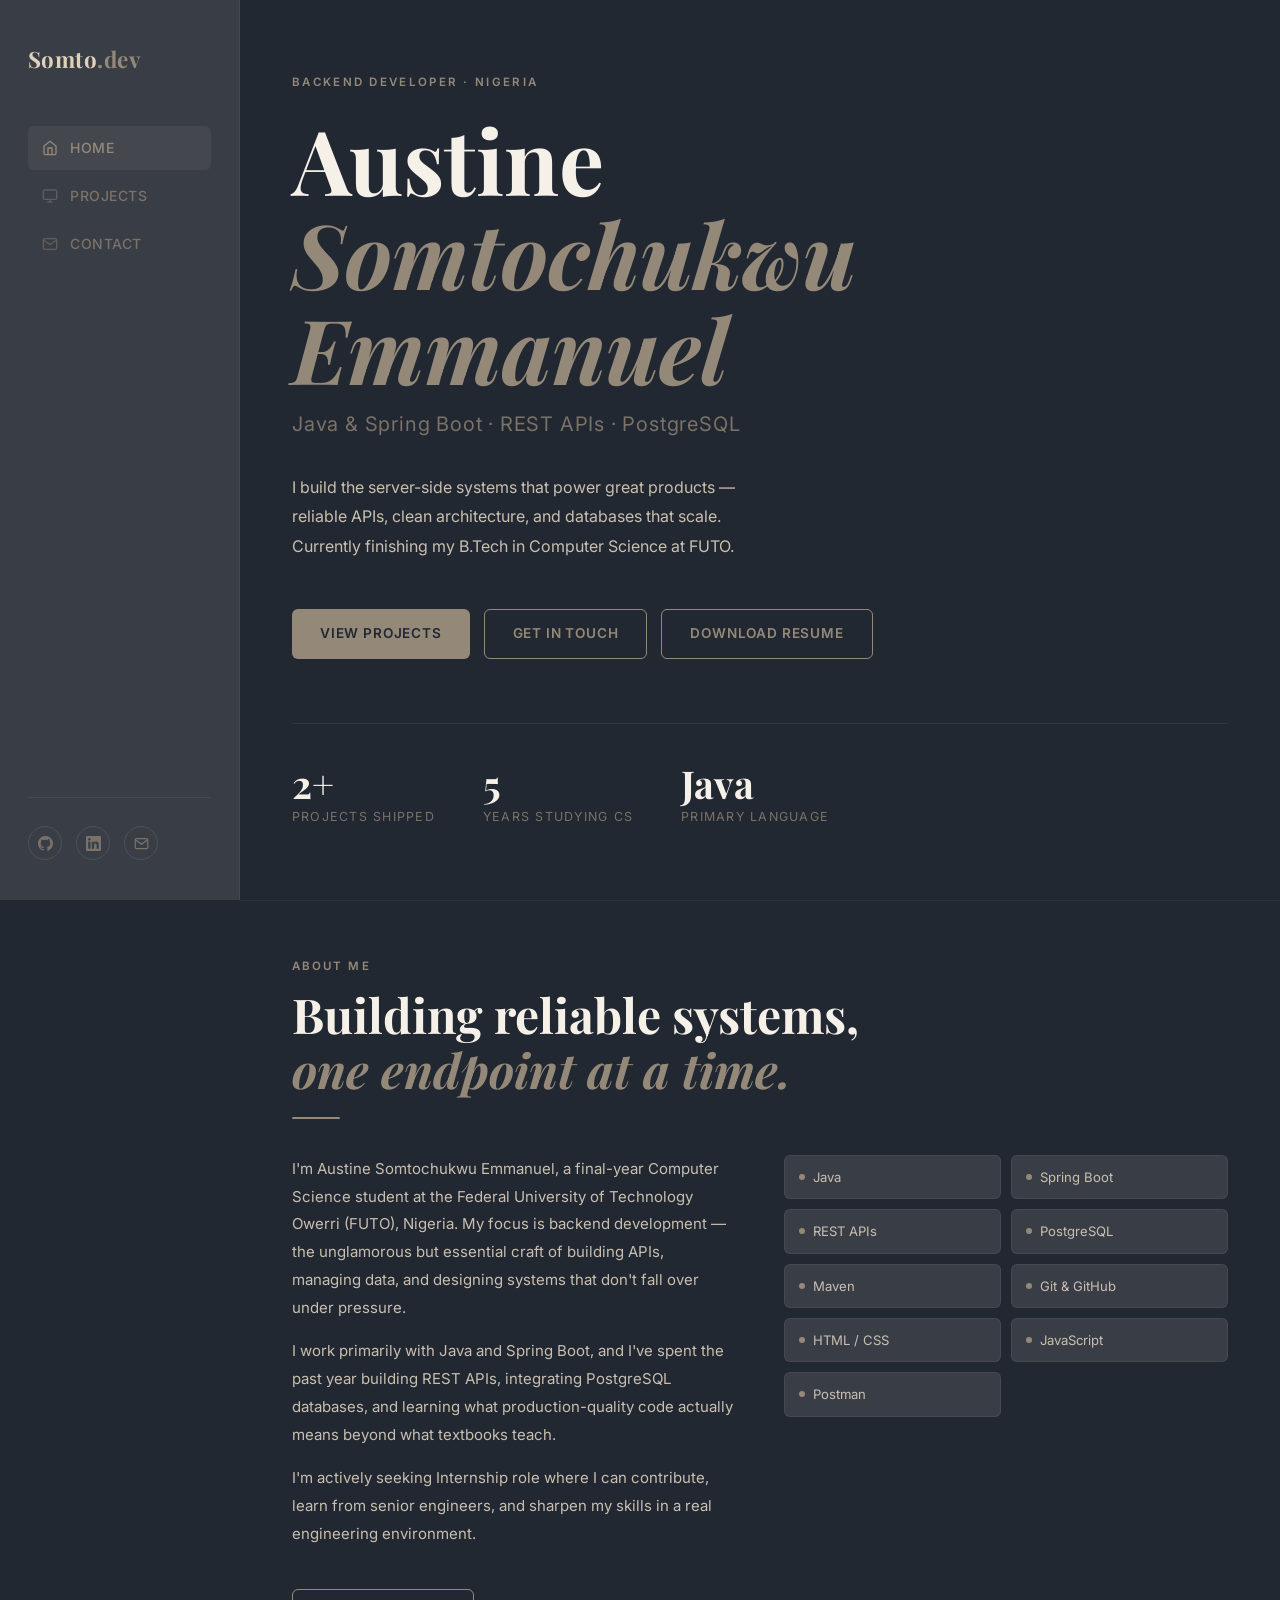
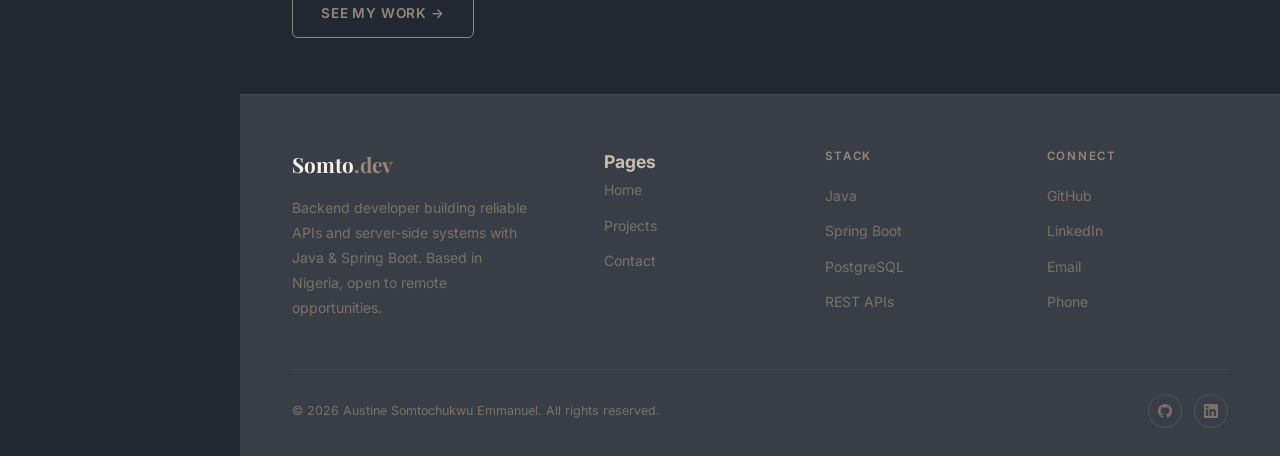
<file: index.html>
<!DOCTYPE html>
<html lang="en">
<head>
  <meta charset="UTF-8" />
  <meta name="viewport" content="width=device-width, initial-scale=1.0"/>
  <title>Austine Somtochukwu Emmanuel — Backend Developer</title>
  <link rel="preconnect" href="https://fonts.googleapis.com"/>
  <link rel="preconnect" href="https://fonts.gstatic.com" crossorigin/>
  <link href="https://fonts.googleapis.com/css2?family=Inter:wght@400;500;600&family=Playfair+Display:ital,wght@0,700;1,700&display=swap" rel="stylesheet"/>
  <link rel="stylesheet" href="css/style.css"/>
</head>
<body>

  <!-- HAMBURGER -->
  <button class="hamburger" id="hamburger" aria-label="Toggle menu">
    <span></span><span></span><span></span>
  </button>
  <div class="overlay" id="overlay"></div>

  <!-- SIDEBAR -->
  <aside class="sidebar" id="sidebar">
    <div class="sidebar-logo">
      <a href="index.html">Somto<span>.dev</span></a>
    </div>

    <nav class="sidebar-nav">
      <a href="index.html">
        <svg class="nav-icon" viewBox="0 0 24 24" fill="none" stroke="currentColor" stroke-width="2"><path d="M3 9l9-7 9 7v11a2 2 0 01-2 2H5a2 2 0 01-2-2z"/><polyline points="9 22 9 12 15 12 15 22"/></svg>
        Home
      </a>
      <a href="projects.html">
        <svg class="nav-icon" viewBox="0 0 24 24" fill="none" stroke="currentColor" stroke-width="2"><rect x="2" y="3" width="20" height="14" rx="2"/><line x1="8" y1="21" x2="16" y2="21"/><line x1="12" y1="17" x2="12" y2="21"/></svg>
        Projects
      </a>
      
      <a href="contact.html">
        <svg class="nav-icon" viewBox="0 0 24 24" fill="none" stroke="currentColor" stroke-width="2"><path d="M4 4h16c1.1 0 2 .9 2 2v12c0 1.1-.9 2-2 2H4c-1.1 0-2-.9-2-2V6c0-1.1.9-2 2-2z"/><polyline points="22,6 12,13 2,6"/></svg>
        Contact
      </a>
    </nav>

    <div class="sidebar-footer">
      <a href="https://github.com/sxmto25" class="social-icon" target="_blank" aria-label="GitHub">
        <svg width="15" height="15" viewBox="0 0 24 24" fill="currentColor"><path d="M12 0C5.37 0 0 5.37 0 12c0 5.3 3.44 9.8 8.2 11.38.6.11.82-.26.82-.58v-2.03c-3.34.73-4.04-1.61-4.04-1.61-.54-1.38-1.33-1.74-1.33-1.74-1.09-.74.08-.73.08-.73 1.2.08 1.84 1.24 1.84 1.24 1.07 1.83 2.8 1.3 3.48 1 .11-.78.42-1.3.76-1.6-2.67-.3-5.47-1.33-5.47-5.93 0-1.31.47-2.38 1.24-3.22-.13-.3-.54-1.52.12-3.17 0 0 1.01-.32 3.3 1.23a11.5 11.5 0 013-.4c1.02.005 2.04.14 3 .4 2.28-1.55 3.29-1.23 3.29-1.23.66 1.65.25 2.87.12 3.17.77.84 1.24 1.91 1.24 3.22 0 4.61-2.81 5.63-5.48 5.92.43.37.81 1.1.81 2.22v3.29c0 .32.22.7.83.58C20.57 21.8 24 17.3 24 12c0-6.63-5.37-12-12-12z"/></svg>
      </a>
      <a href="https://linkedin.com/in/austine-somto-814176402" class="social-icon" target="_blank" aria-label="LinkedIn">
        <svg width="15" height="15" viewBox="0 0 24 24" fill="currentColor"><path d="M20.45 20.45h-3.55v-5.57c0-1.33-.03-3.04-1.85-3.04-1.85 0-2.14 1.45-2.14 2.94v5.67H9.36V9h3.41v1.56h.05c.47-.9 1.63-1.85 3.36-1.85 3.59 0 4.25 2.36 4.25 5.43v6.31zM5.34 7.43a2.06 2.06 0 110-4.12 2.06 2.06 0 010 4.12zM7.12 20.45H3.56V9h3.56v11.45zM22.22 0H1.77C.79 0 0 .77 0 1.73v20.54C0 23.23.79 24 1.77 24h20.45c.98 0 1.78-.77 1.78-1.73V1.73C24 .77 23.2 0 22.22 0z"/></svg>
      </a>
      <a href="mailto:austinesomto@gmail.com" class="social-icon" aria-label="Email">
        <svg width="15" height="15" viewBox="0 0 24 24" fill="none" stroke="currentColor" stroke-width="2"><path d="M4 4h16c1.1 0 2 .9 2 2v12c0 1.1-.9 2-2 2H4c-1.1 0-2-.9-2-2V6c0-1.1.9-2 2-2z"/><polyline points="22,6 12,13 2,6"/></svg>
      </a>
    </div>
  </aside>

  <!-- MAIN -->
  <main class="main">

    <!-- HERO -->
    <section class="hero">
      <p class="hero-eyebrow fade-in">Backend Developer · Nigeria</p>
      <h1 class="hero-name fade-in fade-in-delay-1">
        Austine
        <span>Somtochukwu</span>
        <span>Emmanuel</span>
      </h1>
      <p class="hero-role fade-in fade-in-delay-2">Java &amp; Spring Boot · REST APIs · PostgreSQL</p>
      <p class="hero-desc fade-in fade-in-delay-3">
        I build the server-side systems that power great products — reliable APIs, clean architecture, and databases that scale. Currently finishing my B.Tech in Computer Science at FUTO.
      </p>
      <div class="hero-actions fade-in fade-in-delay-4">
        <a href="projects.html" class="btn btn-primary">View Projects</a>
        <a href="contact.html" class="btn btn-outline">Get In Touch</a>
        <a href="assets/resume.pdf" target="_blank" class="btn btn-outline">Download Resume</a>
      </div>

      <div class="hero-stats fade-in fade-in-delay-4">
        <div>
          <div class="stat-num">2+</div>
          <div class="stat-label">Projects Shipped</div>
        </div>
        <div>
          <div class="stat-num">5</div>
          <div class="stat-label">Years Studying CS</div>
        </div>
        <div>
          <div class="stat-num">Java</div>
          <div class="stat-label">Primary Language</div>
        </div>
      </div>
    </section>

    <!-- ABOUT SNAPSHOT -->
    <section class="about-snap">
      <p class="section-label fade-in">About Me</p>
      <h2 class="section-title fade-in">Building reliable systems,<br><em>one endpoint at a time.</em></h2>
      <div class="divider fade-in"></div>

      <div class="about-snap-grid">
        <div class="about-snap-text fade-in">
          <p>I'm Austine Somtochukwu Emmanuel, a final-year Computer Science student at the Federal University of Technology Owerri (FUTO), Nigeria. My focus is backend development — the unglamorous but essential craft of building APIs, managing data, and designing systems that don't fall over under pressure.</p>
          <p>I work primarily with Java and Spring Boot, and I've spent the past year building REST APIs, integrating PostgreSQL databases, and learning what production-quality code actually means beyond what textbooks teach.</p>
          <p>I'm actively seeking Internship role where I can contribute, learn from senior engineers, and sharpen my skills in a real engineering environment.</p>
          <br/>
          <a href="projects.html" class="btn btn-outline">See My Work →</a>
        </div>

        <div class="skills-grid fade-in fade-in-delay-2">
          <div class="skill-pill"><span class="skill-dot"></span> Java</div>
          <div class="skill-pill"><span class="skill-dot"></span> Spring Boot</div>
          <div class="skill-pill"><span class="skill-dot"></span> REST APIs</div>
          <div class="skill-pill"><span class="skill-dot"></span> PostgreSQL</div>
          <div class="skill-pill"><span class="skill-dot"></span> Maven</div>
          <div class="skill-pill"><span class="skill-dot"></span> Git & GitHub</div>
          <div class="skill-pill"><span class="skill-dot"></span> HTML / CSS</div>
          <div class="skill-pill"><span class="skill-dot"></span> JavaScript</div>
          <div class="skill-pill"><span class="skill-dot"></span> Postman</div>
      </div>
    </section>

    <!-- FOOTER -->
    <footer class="footer">
      <div class="footer-grid">
        <div class="footer-brand"> 
          <a href="index.html" style="font-family: var(--font-display); font-size:1.3rem; color: var(--white); font-weight:700;">Somto<span style="color:var(--accent)">.dev</span></a>
          <p>Backend developer building reliable APIs and server-side systems with Java & Spring Boot. Based in Nigeria, open to remote opportunities.</p>
        </div>
        <div class="footer-col">
          <h3>Pages</h3>
          <ul>
            <li><a href="index.html">Home</a></li>
            <li><a href="projects.html">Projects</a></li>
            <li><a href="contact.html">Contact</a></li>
          </ul>
        </div>
        <div class="footer-col">
          <h4>Stack</h4>
          <ul>
            <li><a href="#">Java</a></li>
            <li><a href="#">Spring Boot</a></li>
            <li><a href="#">PostgreSQL</a></li>
            <li><a href="#">REST APIs</a></li>
          </ul>
        </div>
        <div class="footer-col">
          <h4>Connect</h4>
          <ul>
            <li><a href="https://github.com/sxmto25" target="_blank">GitHub</a></li>
            <li><a href="https://linkedin.com/in/austine-somto-814176402" target="_blank">LinkedIn</a></li>
            <li><a href="mailto:austinesomto@gmail.com">Email</a></li>
            <li><a href="tel:09064465696">Phone</a></li>
          </ul>
        </div>
      </div>
      <div class="footer-bottom">
        <span>© 2026 Austine Somtochukwu Emmanuel. All rights reserved.</span>
        <div class="footer-socials">
          <a href="https://github.com/sxmto25" class="social-icon" target="_blank">
            <svg width="14" height="14" viewBox="0 0 24 24" fill="currentColor"><path d="M12 0C5.37 0 0 5.37 0 12c0 5.3 3.44 9.8 8.2 11.38.6.11.82-.26.82-.58v-2.03c-3.34.73-4.04-1.61-4.04-1.61-.54-1.38-1.33-1.74-1.33-1.74-1.09-.74.08-.73.08-.73 1.2.08 1.84 1.24 1.84 1.24 1.07 1.83 2.8 1.3 3.48 1 .11-.78.42-1.3.76-1.6-2.67-.3-5.47-1.33-5.47-5.93 0-1.31.47-2.38 1.24-3.22-.13-.3-.54-1.52.12-3.17 0 0 1.01-.32 3.3 1.23a11.5 11.5 0 013-.4c1.02.005 2.04.14 3 .4 2.28-1.55 3.29-1.23 3.29-1.23.66 1.65.25 2.87.12 3.17.77.84 1.24 1.91 1.24 3.22 0 4.61-2.81 5.63-5.48 5.92.43.37.81 1.1.81 2.22v3.29c0 .32.22.7.83.58C20.57 21.8 24 17.3 24 12c0-6.63-5.37-12-12-12z"/></svg>
          </a>
          <a href="https://linkedin.com/in/austine-somto-814176402" class="social-icon" target="_blank">
            <svg width="14" height="14" viewBox="0 0 24 24" fill="currentColor"><path d="M20.45 20.45h-3.55v-5.57c0-1.33-.03-3.04-1.85-3.04-1.85 0-2.14 1.45-2.14 2.94v5.67H9.36V9h3.41v1.56h.05c.47-.9 1.63-1.85 3.36-1.85 3.59 0 4.25 2.36 4.25 5.43v6.31zM5.34 7.43a2.06 2.06 0 110-4.12 2.06 2.06 0 010 4.12zM7.12 20.45H3.56V9h3.56v11.45zM22.22 0H1.77C.79 0 0 .77 0 1.73v20.54C0 23.23.79 24 1.77 24h20.45c.98 0 1.78-.77 1.78-1.73V1.73C24 .77 23.2 0 22.22 0z"/></svg>
          </a>
        </div>
      </div>
    </footer>

  </main>

  <!-- BACK TO TOP -->
  <button class="back-top" id="back-top" aria-label="Back to top">↑</button>

  <script src="js/main.js"></script>
</body>
</html>
</file>
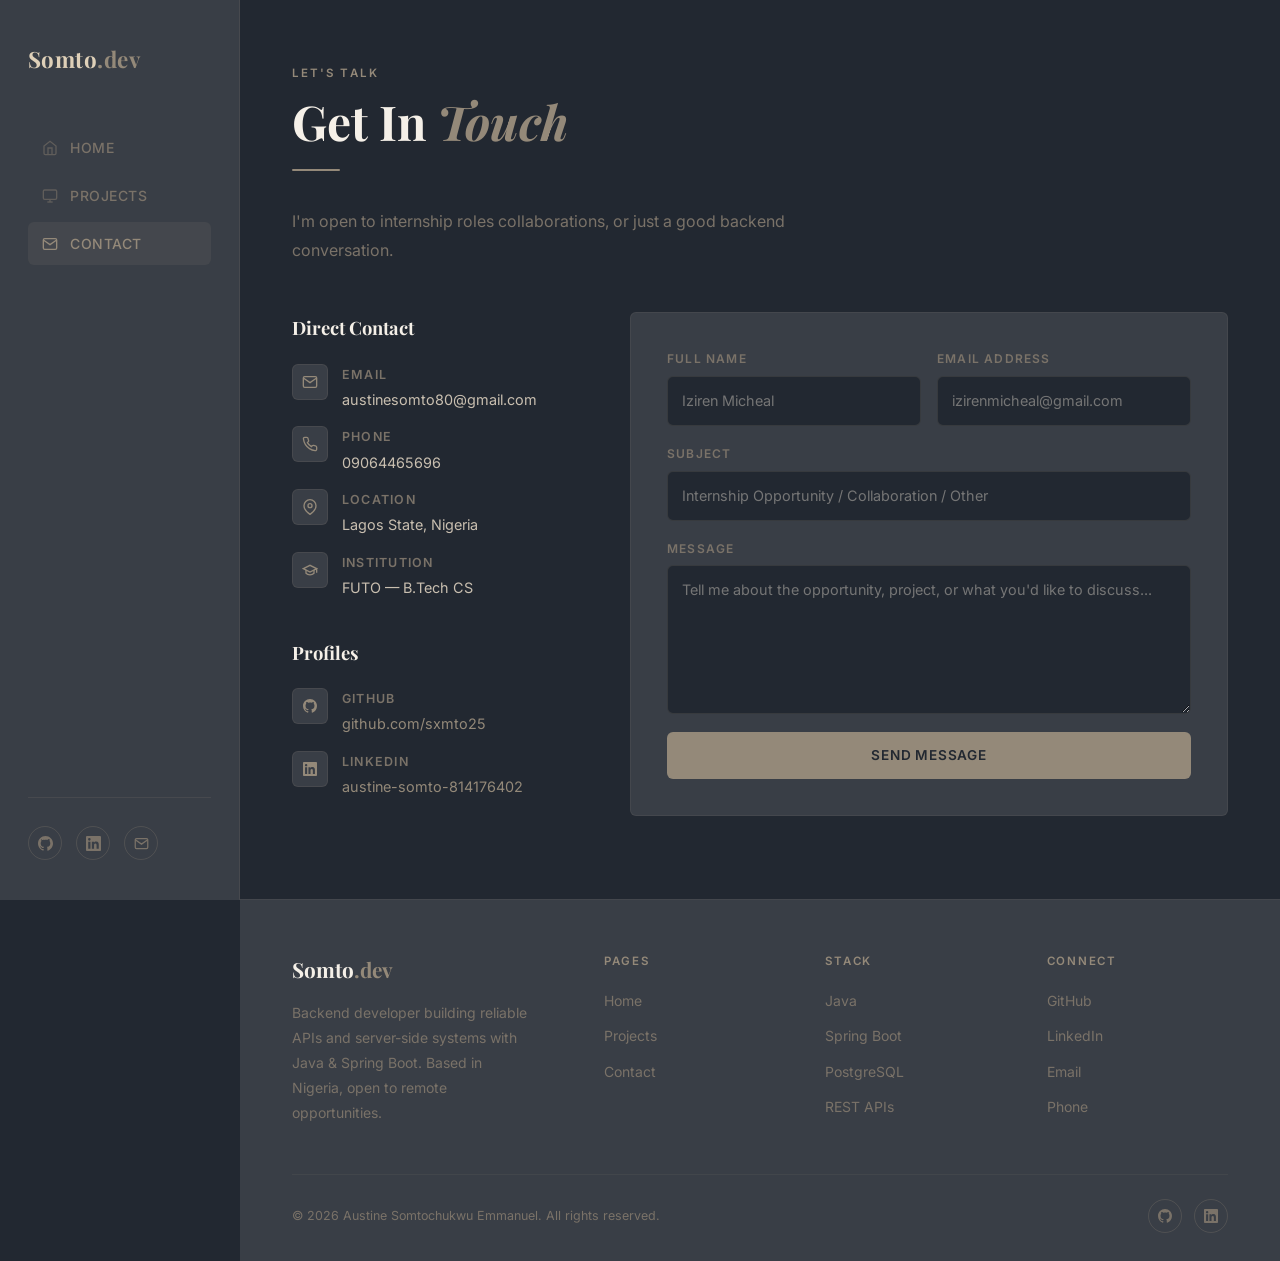
<file: contact.html>
<!DOCTYPE html>
<html lang="en">
<head>
  <meta charset="UTF-8" />
  <meta name="viewport" content="width=device-width, initial-scale=1.0"/>
  <title>Contact — Austine Somtochukwu</title>
  <link rel="preconnect" href="https://fonts.googleapis.com"/>
  <link rel="preconnect" href="https://fonts.gstatic.com" crossorigin/>
  <link href="https://fonts.googleapis.com/css2?family=Inter:wght@400;500;600&family=Playfair+Display:ital,wght@0,700;1,700&display=swap" rel="stylesheet"/>
  <link rel="stylesheet" href="css/style.css"/>
</head>
<body>

  <button class="hamburger" id="hamburger" aria-label="Toggle menu">
    <span></span><span></span><span></span>
  </button>
  <div class="overlay" id="overlay"></div>

  <aside class="sidebar" id="sidebar">
    <div class="sidebar-logo">
      <a href="index.html">Somto<span>.dev</span></a>
    </div>
    <nav class="sidebar-nav">
      <a href="index.html">
        <svg class="nav-icon" viewBox="0 0 24 24" fill="none" stroke="currentColor" stroke-width="2"><path d="M3 9l9-7 9 7v11a2 2 0 01-2 2H5a2 2 0 01-2-2z"/><polyline points="9 22 9 12 15 12 15 22"/></svg>
        Home
      </a>
      <a href="projects.html">
        <svg class="nav-icon" viewBox="0 0 24 24" fill="none" stroke="currentColor" stroke-width="2"><rect x="2" y="3" width="20" height="14" rx="2"/><line x1="8" y1="21" x2="16" y2="21"/><line x1="12" y1="17" x2="12" y2="21"/></svg>
        Projects
      </a>
      </a>
      <a href="contact.html">
        <svg class="nav-icon" viewBox="0 0 24 24" fill="none" stroke="currentColor" stroke-width="2"><path d="M4 4h16c1.1 0 2 .9 2 2v12c0 1.1-.9 2-2 2H4c-1.1 0-2-.9-2-2V6c0-1.1.9-2 2-2z"/><polyline points="22,6 12,13 2,6"/></svg>
        Contact
      </a>
    </nav>
    <div class="sidebar-footer">
      <a href="https://github.com/sxmto25" class="social-icon" target="_blank" aria-label="GitHub">
        <svg width="15" height="15" viewBox="0 0 24 24" fill="currentColor"><path d="M12 0C5.37 0 0 5.37 0 12c0 5.3 3.44 9.8 8.2 11.38.6.11.82-.26.82-.58v-2.03c-3.34.73-4.04-1.61-4.04-1.61-.54-1.38-1.33-1.74-1.33-1.74-1.09-.74.08-.73.08-.73 1.2.08 1.84 1.24 1.84 1.24 1.07 1.83 2.8 1.3 3.48 1 .11-.78.42-1.3.76-1.6-2.67-.3-5.47-1.33-5.47-5.93 0-1.31.47-2.38 1.24-3.22-.13-.3-.54-1.52.12-3.17 0 0 1.01-.32 3.3 1.23a11.5 11.5 0 013-.4c1.02.005 2.04.14 3 .4 2.28-1.55 3.29-1.23 3.29-1.23.66 1.65.25 2.87.12 3.17.77.84 1.24 1.91 1.24 3.22 0 4.61-2.81 5.63-5.48 5.92.43.37.81 1.1.81 2.22v3.29c0 .32.22.7.83.58C20.57 21.8 24 17.3 24 12c0-6.63-5.37-12-12-12z"/></svg>
      </a>
      <a href="https://linkedin.com/in/austine-somto-814176402" class="social-icon" target="_blank" aria-label="LinkedIn">
        <svg width="15" height="15" viewBox="0 0 24 24" fill="currentColor"><path d="M20.45 20.45h-3.55v-5.57c0-1.33-.03-3.04-1.85-3.04-1.85 0-2.14 1.45-2.14 2.94v5.67H9.36V9h3.41v1.56h.05c.47-.9 1.63-1.85 3.36-1.85 3.59 0 4.25 2.36 4.25 5.43v6.31zM5.34 7.43a2.06 2.06 0 110-4.12 2.06 2.06 0 010 4.12zM7.12 20.45H3.56V9h3.56v11.45zM22.22 0H1.77C.79 0 0 .77 0 1.73v20.54C0 23.23.79 24 1.77 24h20.45c.98 0 1.78-.77 1.78-1.73V1.73C24 .77 23.2 0 22.22 0z"/></svg>
      </a>
      <a href="mailto:austinesomto@gmail.com" class="social-icon" aria-label="Email">
        <svg width="15" height="15" viewBox="0 0 24 24" fill="none" stroke="currentColor" stroke-width="2"><path d="M4 4h16c1.1 0 2 .9 2 2v12c0 1.1-.9 2-2 2H4c-1.1 0-2-.9-2-2V6c0-1.1.9-2 2-2z"/><polyline points="22,6 12,13 2,6"/></svg>
      </a>
    </div>
  </aside>

  <main class="main">
    <section class="section">
      <p class="section-label fade-in">Let's Talk</p>
      <h1 class="section-title fade-in">Get In <em>Touch</em></h1>
      <div class="divider fade-in"></div>
      <p class="section-subtitle fade-in">I'm open to internship roles  collaborations, or just a good backend conversation.</p>

      <div class="contact-grid">

        <!-- LEFT: Contact Info -->
        <div class="contact-info fade-in">
          <h3>Direct Contact</h3>

          <div class="contact-detail">
            <div class="contact-item">
              <div class="contact-item-icon"><svg width="16" height="16" viewBox="0 0 24 24" fill="none" stroke="currentColor" stroke-width="2"><path d="M4 4h16c1.1 0 2 .9 2 2v12c0 1.1-.9 2-2 2H4c-1.1 0-2-.9-2-2V6c0-1.1.9-2 2-2z"/><polyline points="22,6 12,13 2,6"/></svg>
              </div>
              <div class="contact-item-text">
                <strong>Email</strong>
                <span>austinesomto80@gmail.com</span>
              </div>
            </div>

            <div class="contact-item">
              <div class="contact-item-icon">
                <svg width="16" height="16" viewBox="0 0 24 24" fill="none" stroke="currentColor" stroke-width="2"><path d="M22 16.92v3a2 2 0 01-2.18 2 19.79 19.79 0 01-8.63-3.07 19.5 19.5 0 01-6-6A19.79 19.79 0 012.12 4.18 2 2 0 014.11 2h3a2 2 0 012 1.72c.127.96.361 1.903.7 2.81a2 2 0 01-.45 2.11L8.09 9.91a16 16 0 006 6l1.27-1.27a2 2 0 012.11-.45c.907.339 1.85.573 2.81.7A2 2 0 0122 16.92z"/></svg>

              </div>
              <div class="contact-item-text">
                <strong>Phone</strong>
                <span>09064465696</span>
              </div>
            </div>

            <div class="contact-item">
              <div class="contact-item-icon"><svg width="16" height="16" viewBox="0 0 24 24" fill="none" stroke="currentColor" stroke-width="2"><path d="M21 10c0 7-9 13-9 13s-9-6-9-13a9 9 0 0118 0z"/><circle cx="12" cy="10" r="3"/></svg>
             </div>
              <div class="contact-item-text">
                <strong>Location</strong>
                <span>Lagos State, Nigeria</span>
              </div>
            </div>

            <div class="contact-item">
              <div class="contact-item-icon"><svg width="16" height="16" viewBox="0 0 24 24" fill="none" stroke="currentColor" stroke-width="2"><path d="M22 10v6M2 10l10-5 10 5-10 5z"/><path d="M6 12v5c3 3 9 3 12 0v-5"/></svg>
              </div>
              <div class="contact-item-text">
                <strong>Institution</strong>
                <span>FUTO — B.Tech CS</span>
              </div>
            </div>
          </div>

          <h3>Profiles</h3>
          <div class="contact-detail">
            <div class="contact-item">
              <div class="contact-item-icon">
                <svg width="14" height="14" viewBox="0 0 24 24" fill="currentColor"><path d="M12 0C5.37 0 0 5.37 0 12c0 5.3 3.44 9.8 8.2 11.38.6.11.82-.26.82-.58v-2.03c-3.34.73-4.04-1.61-4.04-1.61-.54-1.38-1.33-1.74-1.33-1.74-1.09-.74.08-.73.08-.73 1.2.08 1.84 1.24 1.84 1.24 1.07 1.83 2.8 1.3 3.48 1 .11-.78.42-1.3.76-1.6-2.67-.3-5.47-1.33-5.47-5.93 0-1.31.47-2.38 1.24-3.22-.13-.3-.54-1.52.12-3.17 0 0 1.01-.32 3.3 1.23a11.5 11.5 0 013-.4c1.02.005 2.04.14 3 .4 2.28-1.55 3.29-1.23 3.29-1.23.66 1.65.25 2.87.12 3.17.77.84 1.24 1.91 1.24 3.22 0 4.61-2.81 5.63-5.48 5.92.43.37.81 1.1.81 2.22v3.29c0 .32.22.7.83.58C20.57 21.8 24 17.3 24 12c0-6.63-5.37-12-12-12z"/></svg>
              </div>
              <div class="contact-item-text">
                <strong>GitHub</strong>
                <a href="https://github.com/sxmto25" target="_blank" style="color: var(--accent); font-size:0.9rem;">github.com/sxmto25</a>
              </div>
            </div>

            <div class="contact-item">
              <div class="contact-item-icon">
                <svg width="14" height="14" viewBox="0 0 24 24" fill="currentColor"><path d="M20.45 20.45h-3.55v-5.57c0-1.33-.03-3.04-1.85-3.04-1.85 0-2.14 1.45-2.14 2.94v5.67H9.36V9h3.41v1.56h.05c.47-.9 1.63-1.85 3.36-1.85 3.59 0 4.25 2.36 4.25 5.43v6.31zM5.34 7.43a2.06 2.06 0 110-4.12 2.06 2.06 0 010 4.12zM7.12 20.45H3.56V9h3.56v11.45zM22.22 0H1.77C.79 0 0 .77 0 1.73v20.54C0 23.23.79 24 1.77 24h20.45c.98 0 1.78-.77 1.78-1.73V1.73C24 .77 23.2 0 22.22 0z"/></svg>
              </div>
              <div class="contact-item-text">
                <strong>LinkedIn</strong>
                <a href="https://linkedin.com/in/austine-somto-814176402" target="_blank" style="color: var(--accent); font-size:0.9rem;">austine-somto-814176402</a>
              </div>
            </div>
          </div>
        </div>

        <!-- RIGHT: Contact Form -->
        <div class="fade-in fade-in-delay-2">
          <div class="contact-form">
            <form id="contact-form" action="https://formspree.io/f/xdarnjbp" method="POST" novalidate>
              <div class="form-row">
                <div class="form-group">
                  <label for="name">Full Name</label>
                  <input type="text" id="name" placeholder="Iziren Micheal"/>
                  <span class="error-msg"></span>
                </div>
                <div class="form-group">
                  <label for="email">Email Address</label>
                  <input type="email" id="email" placeholder="izirenmicheal@gmail.com"/>
                  <span class="error-msg"></span>
                </div>
              </div>

              <div class="form-group">
                <label for="subject">Subject</label>
                <input type="text" id="subject" placeholder="Internship Opportunity / Collaboration / Other"/>
                <span class="error-msg"></span>
              </div>

              <div class="form-group">
                <label for="message">Message</label>
                <textarea id="message" rows="5" placeholder="Tell me about the opportunity, project, or what you'd like to discuss..."></textarea>
                <span class="error-msg"></span>
              </div>

              <button type="submit" class="btn btn-primary" style="width:100%; justify-content:center;">
                Send Message
              </button>
            </form>

            <div class="form-success" id="form-success">
              <p style="font-size:2rem; margin-bottom:12px;">✓</p>
              <p style="color: var(--white); font-weight:600; margin-bottom:6px;">Message sent!</p>
              <p style="color: var(--text-dim); font-size:0.875rem;">Thanks for reaching out. I'll get back to you within 24 hours.</p>
            </div>
          </div>
        </div>

      </div>
    </section>

    <footer class="footer">
      <div class="footer-grid">
        <div class="footer-brand">
          <a href="index.html" style="font-family: var(--font-display); font-size:1.3rem; color: var(--white); font-weight:700;">Somto<span style="color:var(--accent)">.dev</span></a>
          <p>Backend developer building reliable APIs and server-side systems with Java & Spring Boot. Based in Nigeria, open to remote opportunities.</p>
        </div>
        <div class="footer-col">
          <h4>Pages</h4>
          <ul>
            <li><a href="index.html">Home</a></li>
            <li><a href="projects.html">Projects</a></li>
            <li><a href="contact.html">Contact</a></li>
          </ul>
        </div>
        <div class="footer-col">
          <h4>Stack</h4>
          <ul>
            <li><a href="#">Java</a></li>
            <li><a href="#">Spring Boot</a></li>
            <li><a href="#">PostgreSQL</a></li>
            <li><a href="#">REST APIs</a></li>
          </ul>
        </div>
        <div class="footer-col">
          <h4>Connect</h4>
          <ul>
            <li><a href="https://github.com/sxmto25" target="_blank">GitHub</a></li>
            <li><a href="https://linkedin.com/in/austine-somto-814176402" target="_blank">LinkedIn</a></li>
            <li><a href="mailto:austinesomto@gmail.com">Email</a></li>
            <li><a href="tel:09064465696">Phone</a></li>
          </ul>
        </div>
      </div>
      <div class="footer-bottom">
        <span>© 2026 Austine Somtochukwu Emmanuel. All rights reserved.</span>
        <div class="footer-socials">
          <a href="https://github.com/sxmto25" class="social-icon" target="_blank">
            <svg width="14" height="14" viewBox="0 0 24 24" fill="currentColor"><path d="M12 0C5.37 0 0 5.37 0 12c0 5.3 3.44 9.8 8.2 11.38.6.11.82-.26.82-.58v-2.03c-3.34.73-4.04-1.61-4.04-1.61-.54-1.38-1.33-1.74-1.33-1.74-1.09-.74.08-.73.08-.73 1.2.08 1.84 1.24 1.84 1.24 1.07 1.83 2.8 1.3 3.48 1 .11-.78.42-1.3.76-1.6-2.67-.3-5.47-1.33-5.47-5.93 0-1.31.47-2.38 1.24-3.22-.13-.3-.54-1.52.12-3.17 0 0 1.01-.32 3.3 1.23a11.5 11.5 0 013-.4c1.02.005 2.04.14 3 .4 2.28-1.55 3.29-1.23 3.29-1.23.66 1.65.25 2.87.12 3.17.77.84 1.24 1.91 1.24 3.22 0 4.61-2.81 5.63-5.48 5.92.43.37.81 1.1.81 2.22v3.29c0 .32.22.7.83.58C20.57 21.8 24 17.3 24 12c0-6.63-5.37-12-12-12z"/></svg>
          </a>
          <a href="https://linkedin.com/in/austine-somto-814176402" class="social-icon" target="_blank">
            <svg width="14" height="14" viewBox="0 0 24 24" fill="currentColor"><path d="M20.45 20.45h-3.55v-5.57c0-1.33-.03-3.04-1.85-3.04-1.85 0-2.14 1.45-2.14 2.94v5.67H9.36V9h3.41v1.56h.05c.47-.9 1.63-1.85 3.36-1.85 3.59 0 4.25 2.36 4.25 5.43v6.31zM5.34 7.43a2.06 2.06 0 110-4.12 2.06 2.06 0 010 4.12zM7.12 20.45H3.56V9h3.56v11.45zM22.22 0H1.77C.79 0 0 .77 0 1.73v20.54C0 23.23.79 24 1.77 24h20.45c.98 0 1.78-.77 1.78-1.73V1.73C24 .77 23.2 0 22.22 0z"/></svg>
          </a>
        </div>
      </div>
    </footer>
  </main>

  <button class="back-top" id="back-top" aria-label="Back to top">↑</button>
  <script src="js/main.js"></script>
</body>
</html>
</file>
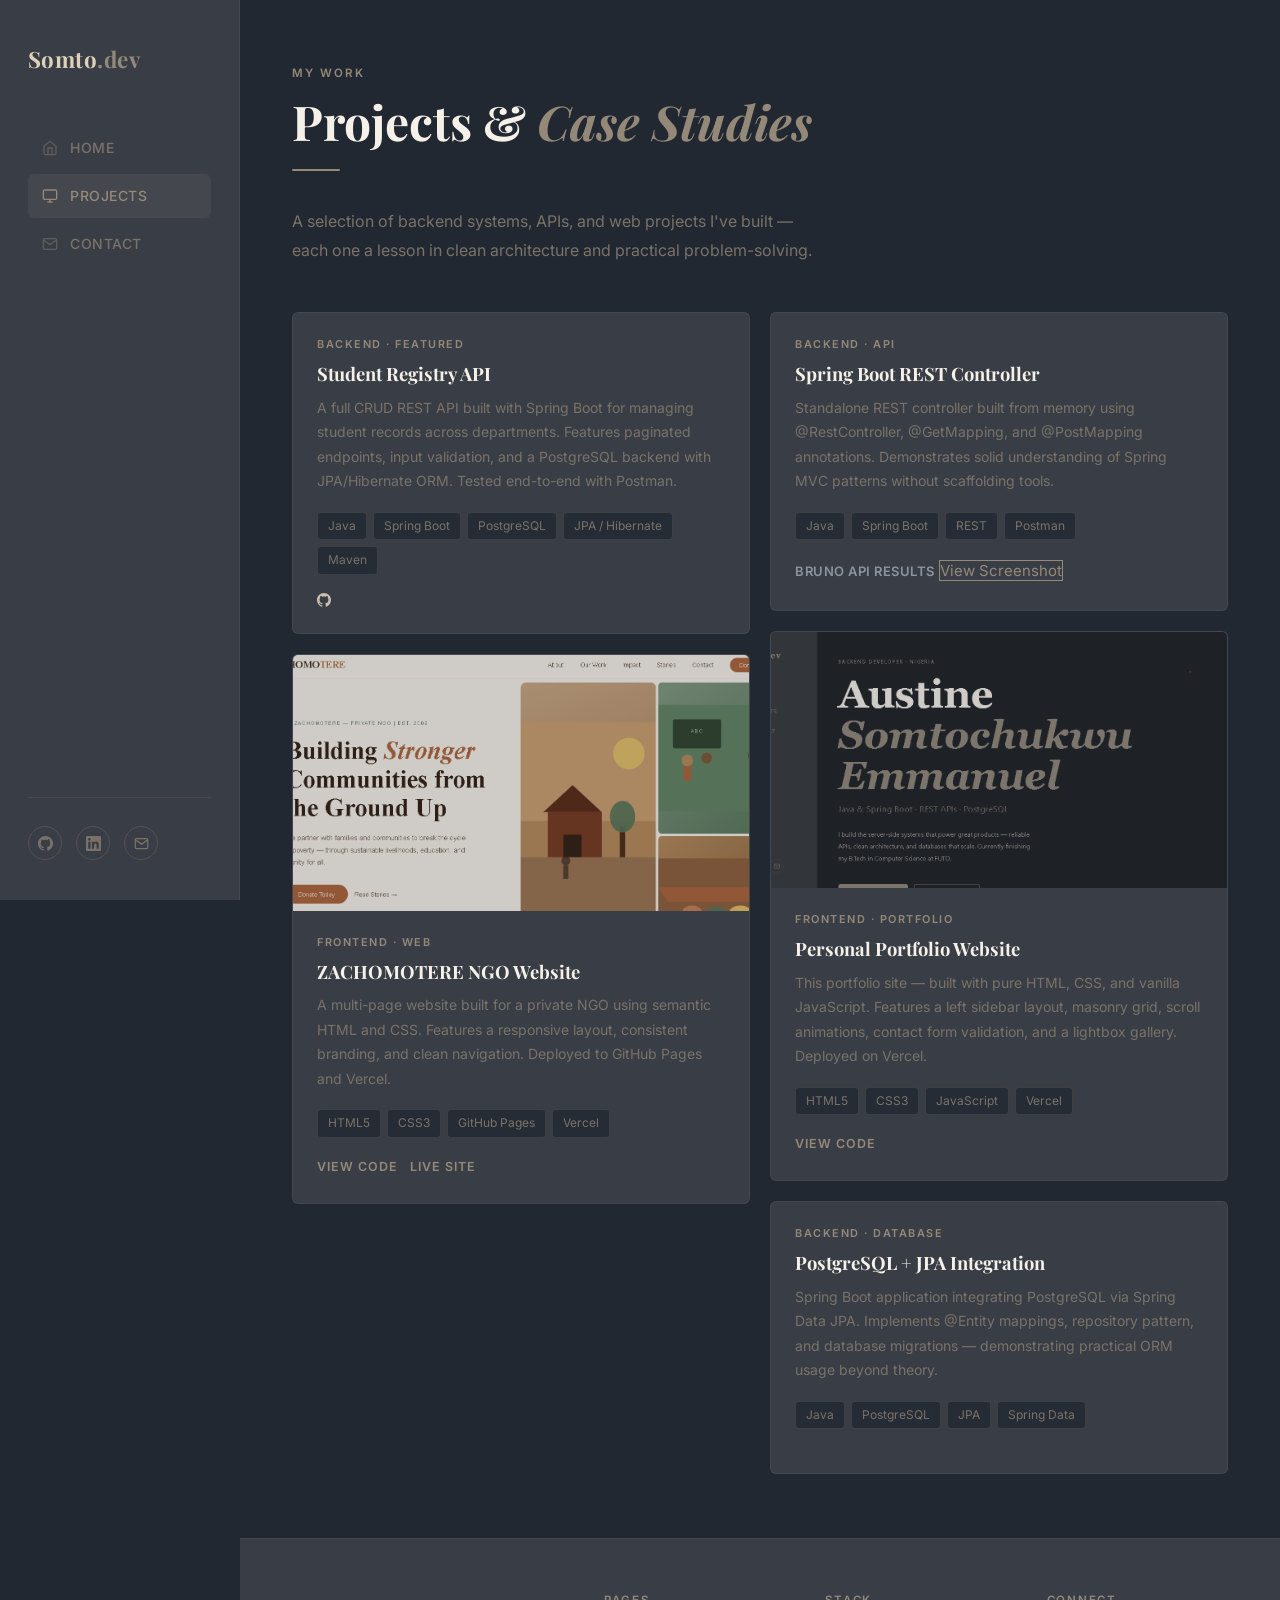
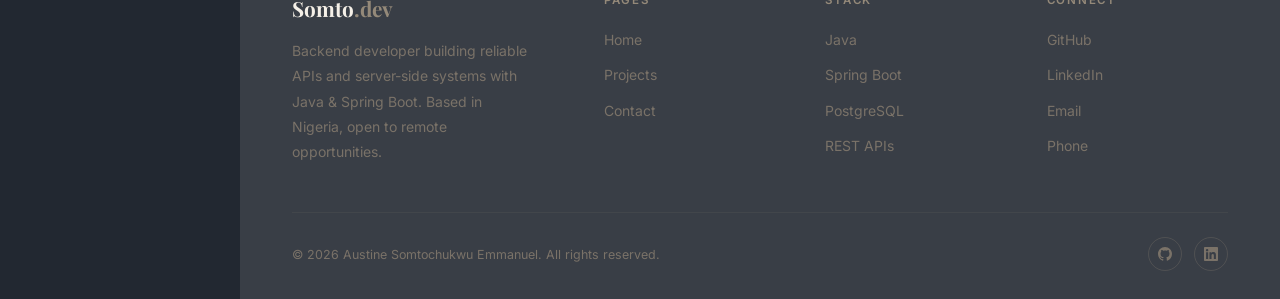
<file: projects.html>
<!DOCTYPE html>
<html lang="en">
<head>
  <meta charset="UTF-8" />
  <meta name="viewport" content="width=device-width, initial-scale=1.0"/>
  <title>Projects — Austine Somtochukwu</title>
  <link rel="preconnect" href="https://fonts.googleapis.com"/>
  <link rel="preconnect" href="https://fonts.gstatic.com" crossorigin/>
  <link href="https://fonts.googleapis.com/css2?family=Inter:wght@400;500;600&family=Playfair+Display:ital,wght@0,700;1,700&display=swap" rel="stylesheet"/>
  <link rel="stylesheet" href="css/style.css"/>
</head>
<body>

  <button class="hamburger" id="hamburger" aria-label="Toggle menu">
    <span></span><span></span><span></span>
  </button>
  <div class="overlay" id="overlay"></div>

  <aside class="sidebar" id="sidebar">
    <div class="sidebar-logo">
      <a href="index.html">Somto<span>.dev</span></a>
    </div>
    <nav class="sidebar-nav">
      <a href="index.html">
        <svg class="nav-icon" viewBox="0 0 24 24" fill="none" stroke="currentColor" stroke-width="2"><path d="M3 9l9-7 9 7v11a2 2 0 01-2 2H5a2 2 0 01-2-2z"/><polyline points="9 22 9 12 15 12 15 22"/></svg>
        Home
      </a>
      <a href="projects.html">
        <svg class="nav-icon" viewBox="0 0 24 24" fill="none" stroke="currentColor" stroke-width="2"><rect x="2" y="3" width="20" height="14" rx="2"/><line x1="8" y1="21" x2="16" y2="21"/><line x1="12" y1="17" x2="12" y2="21"/></svg>
        Projects
      </a>
      <a href="contact.html">
        <svg class="nav-icon" viewBox="0 0 24 24" fill="none" stroke="currentColor" stroke-width="2"><path d="M4 4h16c1.1 0 2 .9 2 2v12c0 1.1-.9 2-2 2H4c-1.1 0-2-.9-2-2V6c0-1.1.9-2 2-2z"/><polyline points="22,6 12,13 2,6"/></svg>
        Contact
      </a>
    </nav>
    <div class="sidebar-footer">
      <a href="https://github.com/sxmto25" class="social-icon" target="_blank" aria-label="GitHub">
        <svg width="15" height="15" viewBox="0 0 24 24" fill="currentColor"><path d="M12 0C5.37 0 0 5.37 0 12c0 5.3 3.44 9.8 8.2 11.38.6.11.82-.26.82-.58v-2.03c-3.34.73-4.04-1.61-4.04-1.61-.54-1.38-1.33-1.74-1.33-1.74-1.09-.74.08-.73.08-.73 1.2.08 1.84 1.24 1.84 1.24 1.07 1.83 2.8 1.3 3.48 1 .11-.78.42-1.3.76-1.6-2.67-.3-5.47-1.33-5.47-5.93 0-1.31.47-2.38 1.24-3.22-.13-.3-.54-1.52.12-3.17 0 0 1.01-.32 3.3 1.23a11.5 11.5 0 013-.4c1.02.005 2.04.14 3 .4 2.28-1.55 3.29-1.23 3.29-1.23.66 1.65.25 2.87.12 3.17.77.84 1.24 1.91 1.24 3.22 0 4.61-2.81 5.63-5.48 5.92.43.37.81 1.1.81 2.22v3.29c0 .32.22.7.83.58C20.57 21.8 24 17.3 24 12c0-6.63-5.37-12-12-12z"/></svg>
      </a>
      <a href="https://linkedin.com/in/austine-somto-814176402" class="social-icon" target="_blank" aria-label="LinkedIn">
        <svg width="15" height="15" viewBox="0 0 24 24" fill="currentColor"><path d="M20.45 20.45h-3.55v-5.57c0-1.33-.03-3.04-1.85-3.04-1.85 0-2.14 1.45-2.14 2.94v5.67H9.36V9h3.41v1.56h.05c.47-.9 1.63-1.85 3.36-1.85 3.59 0 4.25 2.36 4.25 5.43v6.31zM5.34 7.43a2.06 2.06 0 110-4.12 2.06 2.06 0 010 4.12zM7.12 20.45H3.56V9h3.56v11.45zM22.22 0H1.77C.79 0 0 .77 0 1.73v20.54C0 23.23.79 24 1.77 24h20.45c.98 0 1.78-.77 1.78-1.73V1.73C24 .77 23.2 0 22.22 0z"/></svg>
      </a>
      <a href="mailto:austinesomto@gmail.com" class="social-icon" aria-label="Email">
        <svg width="15" height="15" viewBox="0 0 24 24" fill="none" stroke="currentColor" stroke-width="2"><path d="M4 4h16c1.1 0 2 .9 2 2v12c0 1.1-.9 2-2 2H4c-1.1 0-2-.9-2-2V6c0-1.1.9-2 2-2z"/><polyline points="22,6 12,13 2,6"/></svg>
      </a>
    </div>
  </aside>

  <main class="main">
    <section class="section">
      <p class="section-label fade-in">My Work</p>
      <h1 class="section-title fade-in">Projects &amp; <em>Case Studies</em></h1>
      <div class="divider fade-in"></div>
      <p class="section-subtitle fade-in">A selection of backend systems, APIs, and web projects I've built — each one a lesson in clean architecture and practical problem-solving.</p>
      <div class="masonry">
        <div class="project-card featured fade-in">
          <div class="project-body">
            <div class="project-tag">Backend · Featured</div>
            <h2 class="project-title">Student Registry API</h2>
            <p class="project-desc">A full CRUD REST API built with Spring Boot for managing student records across departments. Features paginated endpoints, input validation, and a PostgreSQL backend with JPA/Hibernate ORM. Tested end-to-end with Postman.</p>
            <div class="project-stack">
              <span class="stack-badge">Java</span>
              <span class="stack-badge">Spring Boot</span>
              <span class="stack-badge">PostgreSQL</span>
              <span class="stack-badge">JPA / Hibernate</span>
              <span class="stack-badge">Maven</span>
            </div>
            <div class="project-links">
                <svg width="14" height="14" viewBox="0 0 24 24" fill="currentColor"><path d="M12 0C5.37 0 0 5.37 0 12c0 5.3 3.44 9.8 8.2 11.38.6.11.82-.26.82-.58v-2.03c-3.34.73-4.04-1.61-4.04-1.61-.54-1.38-1.33-1.74-1.33-1.74-1.09-.74.08-.73.08-.73 1.2.08 1.84 1.24 1.84 1.24 1.07 1.83 2.8 1.3 3.48 1 .11-.78.42-1.3.76-1.6-2.67-.3-5.47-1.33-5.47-5.93 0-1.31.47-2.38 1.24-3.22-.13-.3-.54-1.52.12-3.17 0 0 1.01-.32 3.3 1.23a11.5 11.5 0 013-.4c1.02.005 2.04.14 3 .4 2.28-1.55 3.29-1.23 3.29-1.23.66 1.65.25 2.87.12 3.17.77.84 1.24 1.91 1.24 3.22 0 4.61-2.81 5.63-5.48 5.92.43.37.81 1.1.81 2.22v3.29c0 .32.22.7.83.58C20.57 21.8 24 17.3 24 12c0-6.63-5.37-12-12-12z"/></svg>
              
              </a>
            </div>
          </div>
        </div>

        <!-- Project 2 -->
        <div class="project-card fade-in fade-in-delay-1">
          <img class="project-img" src="/assets/images/zacho.png" alt="ZACHOMOTERE NGO Website"/>
          <div class="project-body">
            <div class="project-tag">Frontend · Web</div>
            <h2 class="project-title">ZACHOMOTERE NGO Website</h2>
            <p class="project-desc">A multi-page website built for a private NGO using semantic HTML and CSS. Features a responsive layout, consistent branding, and clean navigation. Deployed to GitHub Pages and Vercel.</p>
            <div class="project-stack">
              <span class="stack-badge">HTML5</span>
              <span class="stack-badge">CSS3</span>
              <span class="stack-badge">GitHub Pages</span>
              <span class="stack-badge">Vercel</span>
            </div>
            <div class="project-links">
              <a href="https://github.com/sxmto25/ZAH-website" class="project-link" target="_blank">View Code</a>
              <a href="https://sxmto25.github.io/ZAH-website/" class="project-link" target="_blank">Live Site</a>
            </div>
          </div>
        </div>

        <!-- Project 3 -->
        <div class="project-card fade-in fade-in-delay-2">
          
          <div class="project-body">
            <div class="project-tag">Backend · API</div>
            <h2 class="project-title">Spring Boot REST Controller</h2>
            <p class="project-desc">Standalone REST controller built from memory using @RestController, @GetMapping, and @PostMapping annotations. Demonstrates solid understanding of Spring MVC patterns without scaffolding tools.</p>
            <div class="project-stack">
              <span class="stack-badge">Java</span>
              <span class="stack-badge">Spring Boot</span>
              <span class="stack-badge">REST</span>
              <span class="stack-badge">Postman</span>
            </div class="bruno-row">
            <span class="bruno-label">Bruno API Results</span>
            <a href="assets/images/Bruno.png" target="_blank" class="btn-outline">View Screenshot</a>
          </div>
        </div>

        <!-- Project 4 -->
        <div class="project-card fade-in fade-in-delay-1">
          <img class="project-img" src="assets/images/portfolio.png" alt="Portfolio Website"/>
          <div class="project-body">
            <div class="project-tag">Frontend · Portfolio</div>
            <h2 class="project-title">Personal Portfolio Website</h2>
            <p class="project-desc">This portfolio site — built with pure HTML, CSS, and vanilla JavaScript. Features a left sidebar layout, masonry grid, scroll animations, contact form validation, and a lightbox gallery. Deployed on Vercel.</p>
            <div class="project-stack">
              <span class="stack-badge">HTML5</span>
              <span class="stack-badge">CSS3</span>
              <span class="stack-badge">JavaScript</span>
              <span class="stack-badge">Vercel</span>
            </div>
            <div class="project-links">
               <a href="https://github.com/sxmto25/portfolio-v2" class="project-link" target="_blank">View Code</a>
            </div>
          </div>
        </div>

        <!-- Project 5 -->
        <div class="project-card fade-in fade-in-delay-2">
          <div class="project-body">
            <div class="project-tag">Backend · Database</div>
            <h2 class="project-title">PostgreSQL + JPA Integration</h2>
            <p class="project-desc">Spring Boot application integrating PostgreSQL via Spring Data JPA. Implements @Entity mappings, repository pattern, and database migrations — demonstrating practical ORM usage beyond theory.</p>
            <div class="project-stack">
              <span class="stack-badge">Java</span>
              <span class="stack-badge">PostgreSQL</span>
              <span class="stack-badge">JPA</span>
              <span class="stack-badge">Spring Data</span>
            </div>
            
          </div>
        </div>

      </div>
    </section>

    <footer class="footer">
      <div class="footer-grid">
        <div class="footer-brand">
          <a href="index.html" style="font-family: var(--font-display); font-size:1.3rem; color: var(--white); font-weight:700;">Somto<span style="color:var(--accent)">.dev</span></a>
          <p>Backend developer building reliable APIs and server-side systems with Java & Spring Boot. Based in Nigeria, open to remote opportunities.</p>
        </div>
        <div class="footer-col">
          <h4>Pages</h4>
          <ul>
            <li><a href="index.html">Home</a></li>
            <li><a href="projects.html">Projects</a></li>
            <li><a href="contact.html">Contact</a></li>
          </ul>
        </div>
        <div class="footer-col">
          <h4>Stack</h4>
          <ul>
            <li><a href="#">Java</a></li>
            <li><a href="#">Spring Boot</a></li>
            <li><a href="#">PostgreSQL</a></li>
            <li><a href="#">REST APIs</a></li>
          </ul>
        </div>
        <div class="footer-col">
          <h4>Connect</h4>
          <ul>
            <li><a href="https://github.com/sxmto25" target="_blank">GitHub</a></li>
            <li><a href="https://linkedin.com/in/austine-somto-814176402" target="_blank">LinkedIn</a></li>
            <li><a href="mailto:austinesomto@gmail.com">Email</a></li>
            <li><a href="tel:09064465696">Phone</a></li>
          </ul>
        </div>
      </div>
      <div class="footer-bottom">
        <span>© 2026 Austine Somtochukwu Emmanuel. All rights reserved.</span>
        <div class="footer-socials">
          <a href="https://github.com/sxmto25" class="social-icon" target="_blank">
            <svg width="14" height="14" viewBox="0 0 24 24" fill="currentColor"><path d="M12 0C5.37 0 0 5.37 0 12c0 5.3 3.44 9.8 8.2 11.38.6.11.82-.26.82-.58v-2.03c-3.34.73-4.04-1.61-4.04-1.61-.54-1.38-1.33-1.74-1.33-1.74-1.09-.74.08-.73.08-.73 1.2.08 1.84 1.24 1.84 1.24 1.07 1.83 2.8 1.3 3.48 1 .11-.78.42-1.3.76-1.6-2.67-.3-5.47-1.33-5.47-5.93 0-1.31.47-2.38 1.24-3.22-.13-.3-.54-1.52.12-3.17 0 0 1.01-.32 3.3 1.23a11.5 11.5 0 013-.4c1.02.005 2.04.14 3 .4 2.28-1.55 3.29-1.23 3.29-1.23.66 1.65.25 2.87.12 3.17.77.84 1.24 1.91 1.24 3.22 0 4.61-2.81 5.63-5.48 5.92.43.37.81 1.1.81 2.22v3.29c0 .32.22.7.83.58C20.57 21.8 24 17.3 24 12c0-6.63-5.37-12-12-12z"/></svg>
          </a>
          <a href="https://linkedin.com/in/austine-somto-814176402" class="social-icon" target="_blank">
            <svg width="14" height="14" viewBox="0 0 24 24" fill="currentColor"><path d="M20.45 20.45h-3.55v-5.57c0-1.33-.03-3.04-1.85-3.04-1.85 0-2.14 1.45-2.14 2.94v5.67H9.36V9h3.41v1.56h.05c.47-.9 1.63-1.85 3.36-1.85 3.59 0 4.25 2.36 4.25 5.43v6.31zM5.34 7.43a2.06 2.06 0 110-4.12 2.06 2.06 0 010 4.12zM7.12 20.45H3.56V9h3.56v11.45zM22.22 0H1.77C.79 0 0 .77 0 1.73v20.54C0 23.23.79 24 1.77 24h20.45c.98 0 1.78-.77 1.78-1.73V1.73C24 .77 23.2 0 22.22 0z"/></svg>
          </a>
        </div>
      </div>
    </footer>
  </main>

  <button class="back-top" id="back-top" aria-label="Back to top">↑</button>
  <script src="js/main.js"></script>
</body>
</html>
</file>
<file: css/style.css>
/* ============================================================
   SOMTO.DEV — Portfolio Stylesheet
   Palette: Charcoal · Gunmetal · Khaki · Sand
   ============================================================ */

/* ---------- TOKENS ---------- */
:root {
  --bg:        #222831;
  --surface:   #393E46;
  --accent:    #948979;
  --light:     #DFD0B8;
  --text:      #c9bfb0;
  --text-dim:  #7a7268;
  --white:     #f5f0e8;
  --sidebar-w: 240px;
  --radius:    6px;
  --transition: 0.3s ease;
  --font-display: 'Playfair Display', Georgia, serif;
  --font-body:    'Inter', system-ui, sans-serif;
}

/* ---------- RESET ---------- */
*, *::before, *::after { box-sizing: border-box; margin: 0; padding: 0; }

html { scroll-behavior: smooth; }

body {
  background: var(--bg);
  color: var(--text);
  font-family: var(--font-body);
  font-size: 15px;
  line-height: 1.7;
  display: flex;
  min-height: 100vh;
  overflow-x: hidden;
}

a { color: inherit; text-decoration: none; }
img { display: block; max-width: 100%; }
ul { list-style: none; }
button { cursor: pointer; border: none; background: none; font: inherit; }
input, textarea { font: inherit; }

/* ============================================================
   SIDEBAR NAVIGATION
   ============================================================ */
.sidebar {
  position: fixed;
  top: 0; left: 0;
  width: var(--sidebar-w);
  height: 100vh;
  background: var(--surface);
  display: flex;
  flex-direction: column;
  padding: 40px 28px;
  z-index: 100;
  border-right: 1px solid rgba(148,137,121,0.15);
  transition: transform var(--transition);
}

.sidebar-logo {
  margin-bottom: 48px;
}

.sidebar-logo a {
  font-family: var(--font-display);
  font-size: 1.4rem;
  font-weight: 700;
  color: var(--light);
  letter-spacing: 0.02em;
}

.sidebar-logo span {
  color: var(--accent);
}

.sidebar-nav {
  flex: 1;
  display: flex;
  flex-direction: column;
  gap: 4px;
}

.sidebar-nav a {
  display: flex;
  align-items: center;
  gap: 12px;
  padding: 10px 14px;
  border-radius: var(--radius);
  color: var(--text-dim);
  font-size: 0.875rem;
  font-weight: 500;
  letter-spacing: 0.04em;
  text-transform: uppercase;
  transition: color var(--transition), background var(--transition);
}

.sidebar-nav a:hover,
.sidebar-nav a.active {
  color: var(--light);
  background: rgba(148,137,121,0.12);
}

.sidebar-nav a.active {
  color: var(--accent);
}

.nav-icon {
  width: 16px;
  height: 16px;
  opacity: 0.6;
}

.sidebar-nav a:hover .nav-icon,
.sidebar-nav a.active .nav-icon {
  opacity: 1;
}

.sidebar-footer {
  display: flex;
  gap: 14px;
  padding-top: 28px;
  border-top: 1px solid rgba(148,137,121,0.15);
}

.social-icon {
  width: 34px; height: 34px;
  display: flex; align-items: center; justify-content: center;
  border-radius: 50%;
  border: 1px solid rgba(148,137,121,0.25);
  color: var(--text-dim);
  font-size: 0.8rem;
  transition: all var(--transition);
}

.social-icon:hover {
  border-color: var(--accent);
  color: var(--accent);
  background: rgba(148,137,121,0.1);
}

/* ---------- HAMBURGER ---------- */
.hamburger {
  display: none;
  position: fixed;
  top: 18px; left: 18px;
  z-index: 200;
  width: 40px; height: 40px;
  align-items: center; justify-content: center;
  flex-direction: column;
  gap: 5px;
  background: var(--surface);
  border-radius: var(--radius);
  border: 1px solid rgba(148,137,121,0.2);
}

.hamburger span {
  display: block;
  width: 20px; height: 2px;
  background: var(--light);
  border-radius: 2px;
  transition: all var(--transition);
}

.hamburger.open span:nth-child(1) { transform: translateY(7px) rotate(45deg); }
.hamburger.open span:nth-child(2) { opacity: 0; }
.hamburger.open span:nth-child(3) { transform: translateY(-7px) rotate(-45deg); }

.overlay {
  display: none;
  position: fixed;
  inset: 0;
  background: rgba(0,0,0,0.5);
  z-index: 90;
}

.overlay.active { display: block; }

/* ============================================================
   MAIN CONTENT AREA
   ============================================================ */
.main {
  margin-left: var(--sidebar-w);
  flex: 1;
  min-width: 0;
}

/* ============================================================
   SECTION BASE
   ============================================================ */
.section {
  padding: 64px 52px;
  max-width: 1100px;
}

.section-label {
  font-size: 0.72rem;
  font-weight: 600;
  letter-spacing: 0.18em;
  text-transform: uppercase;
  color: var(--accent);
  margin-bottom: 10px;
}

.section-title {
  font-family: var(--font-display);
  font-size: clamp(2rem, 4vw, 3rem);
  font-weight: 700;
  color: var(--white);
  line-height: 1.15;
  margin-bottom: 20px;
}

.section-title em {
  font-style: italic;
  color: var(--accent);
}

.section-subtitle {
  font-size: 1rem;
  color: var(--text-dim);
  max-width: 520px;
  line-height: 1.8;
  margin-bottom: 48px;
}

/* ---------- DIVIDER ---------- */
.divider {
  width: 48px; height: 2px;
  background: var(--accent);
  margin: 20px 0 36px;
  border-radius: 2px;
}

/* ============================================================
   SCROLL ANIMATIONS
   ============================================================ */
.fade-in {
  opacity: 0;
  transform: translateY(24px);
  transition: opacity 0.6s ease, transform 0.6s ease;
}

.fade-in.visible {
  opacity: 1;
  transform: translateY(0);
}

.fade-in-delay-1 { transition-delay: 0.1s; }
.fade-in-delay-2 { transition-delay: 0.2s; }
.fade-in-delay-3 { transition-delay: 0.3s; }
.fade-in-delay-4 { transition-delay: 0.4s; }

/* ============================================================
   HOME PAGE — HERO
   ============================================================ */
.hero {
  min-height: 100vh;
  display: flex;
  flex-direction: column;
  justify-content: center;
  padding: 64px 52px;
  position: relative;
}

.hero-eyebrow {
  font-size: 0.72rem;
  font-weight: 600;
  letter-spacing: 0.2em;
  text-transform: uppercase;
  color: var(--accent);
  margin-bottom: 20px;
}

.hero-name {
  font-family: var(--font-display);
  font-size: clamp(3rem, 7vw, 6rem);
  font-weight: 700;
  color: var(--white);
  line-height: 1.05;
  margin-bottom: 12px;
}

.hero-name span {
  display: block;
  color: var(--accent);
  font-style: italic;
}

.hero-role {
  font-size: clamp(1rem, 2vw, 1.25rem);
  color: var(--text-dim);
  margin-bottom: 32px;
  letter-spacing: 0.04em;
}

.hero-desc {
  font-size: 1rem;
  color: var(--text);
  max-width: 480px;
  line-height: 1.85;
  margin-bottom: 48px;
}

.hero-actions {
  display: flex;
  gap: 14px;
  flex-wrap: wrap;
}

.btn {
  display: inline-flex;
  align-items: center;
  gap: 8px;
  padding: 12px 28px;
  border-radius: var(--radius);
  font-size: 0.85rem;
  font-weight: 600;
  letter-spacing: 0.06em;
  text-transform: uppercase;
  transition: all var(--transition);
}

.btn-primary {
  background: var(--accent);
  color: var(--bg);
}

.btn-primary:hover {
  background: var(--light);
  transform: translateY(-2px);
}

.btn-outline {
  border: 1.5px solid var(--accent);
  color: var(--accent);
}

.btn-outline:hover {
  background: rgba(148,137,121,0.12);
  transform: translateY(-2px);
}

/* ---------- HERO STATS ---------- */
.hero-stats {
  display: flex;
  gap: 48px;
  margin-top: 64px;
  padding-top: 40px;
  border-top: 1px solid rgba(148,137,121,0.15);
}

.stat-num {
  font-family: var(--font-display);
  font-size: 2.4rem;
  font-weight: 700;
  color: var(--white);
  line-height: 1;
}

.stat-label {
  font-size: 0.78rem;
  color: var(--text-dim);
  letter-spacing: 0.1em;
  text-transform: uppercase;
  margin-top: 4px;
}

/* ---------- ABOUT SNAPSHOT ---------- */
.about-snap {
  padding: 56px 52px;
  border-top: 1px solid rgba(148,137,121,0.1);
  max-width: 1100px;
}

.about-snap-grid {
  display: grid;
  grid-template-columns: 1fr 1fr;
  gap: 48px;
  align-items: start;
}

.about-snap-text p {
  color: var(--text);
  line-height: 1.85;
  margin-bottom: 16px;
}

.about-snap-text p:last-child { margin-bottom: 0; }

.skills-grid {
  display: grid;
  grid-template-columns: 1fr 1fr;
  gap: 10px;
}

.skill-pill {
  background: var(--surface);
  border: 1px solid rgba(148,137,121,0.15);
  border-radius: var(--radius);
  padding: 10px 14px;
  font-size: 0.82rem;
  color: var(--text);
  display: flex;
  align-items: center;
  gap: 8px;
  transition: border-color var(--transition);
}

.skill-pill:hover {
  border-color: var(--accent);
  color: var(--light);
}

.skill-dot {
  width: 6px; height: 6px;
  border-radius: 50%;
  background: var(--accent);
  flex-shrink: 0;
}

/* ============================================================
   PROJECTS PAGE — MASONRY GRID
   ============================================================ */
.masonry {
  columns: 2;
  column-gap: 20px;
  margin-top: 8px;
}

.project-card {
  break-inside: avoid;
  margin-bottom: 20px;
  background: var(--surface);
  border-radius: var(--radius);
  border: 1px solid rgba(148,137,121,0.12);
  overflow: hidden;
  transition: transform var(--transition), border-color var(--transition);
}

.project-card:hover {
  transform: translateY(-4px);
  border-color: rgba(148,137,121,0.4);
}

.project-img {
  width: 100%;
  aspect-ratio: 16/9;
  object-fit: cover;
  filter: brightness(0.85) saturate(0.7);
  transition: filter var(--transition);
}

.project-card:hover .project-img {
  filter: brightness(0.95) saturate(1);
}

.project-body {
  padding: 22px 24px 26px;
}

.project-tag {
  font-size: 0.68rem;
  font-weight: 600;
  letter-spacing: 0.14em;
  text-transform: uppercase;
  color: var(--accent);
  margin-bottom: 8px;
}

.project-title {
  font-family: var(--font-display);
  font-size: 1.15rem;
  font-weight: 700;
  color: var(--white);
  margin-bottom: 10px;
  line-height: 1.3;
}

.project-desc {
  font-size: 0.875rem;
  color: var(--text-dim);
  line-height: 1.75;
  margin-bottom: 18px;
}

.project-stack {
  display: flex;
  flex-wrap: wrap;
  gap: 6px;
  margin-bottom: 18px;
}

.stack-badge {
  background: rgba(34,40,49,0.8);
  border: 1px solid rgba(148,137,121,0.2);
  border-radius: 4px;
  padding: 3px 10px;
  font-size: 0.75rem;
  color: var(--text-dim);
}

.project-links {
  display: flex;
  gap: 12px;
}

.project-link {
  font-size: 0.78rem;
  font-weight: 600;
  letter-spacing: 0.08em;
  text-transform: uppercase;
  color: var(--accent);
  display: flex;
  align-items: center;
  gap: 5px;
  transition: color var(--transition);
}

.project-link:hover { color: var(--light); }

/* featured card — taller */
.project-card.featured .project-img {
  aspect-ratio: 16/7;
}

/* ============================================================
   GALLERY PAGE — LIGHTBOX GRID
   ============================================================ */
.gallery-grid {
  display: grid;
  grid-template-columns: repeat(3, 1fr);
  gap: 12px;
  margin-top: 8px;
}

.gallery-item {
  position: relative;
  overflow: hidden;
  border-radius: var(--radius);
  cursor: pointer;
  aspect-ratio: 1;
  background: var(--surface);
}

.gallery-item img {
  width: 100%; height: 100%;
  object-fit: cover;
  filter: brightness(0.8) saturate(0.6);
  transition: filter var(--transition), transform 0.4s ease;
}

.gallery-item:hover img {
  filter: brightness(1) saturate(1);
  transform: scale(1.04);
}

.gallery-overlay {
  position: absolute;
  inset: 0;
  background: rgba(34,40,49,0.6);
  display: flex;
  align-items: center;
  justify-content: center;
  opacity: 0;
  transition: opacity var(--transition);
}

.gallery-item:hover .gallery-overlay { opacity: 1; }

.gallery-overlay svg {
  width: 28px; height: 28px;
  color: var(--light);
}

/* ---------- LIGHTBOX ---------- */
.lightbox {
  display: none;
  position: fixed;
  inset: 0;
  z-index: 500;
  background: rgba(0,0,0,0.92);
  align-items: center;
  justify-content: center;
  padding: 24px;
}

.lightbox.active { display: flex; }

.lightbox-inner {
  position: relative;
  max-width: 900px;
  width: 100%;
}

.lightbox-img {
  width: 100%;
  border-radius: var(--radius);
  max-height: 80vh;
  object-fit: contain;
}

.lightbox-caption {
  margin-top: 12px;
  text-align: center;
  font-size: 0.875rem;
  color: var(--text-dim);
}

.lightbox-close {
  position: absolute;
  top: -40px; right: 0;
  color: var(--text-dim);
  font-size: 1.5rem;
  line-height: 1;
  transition: color var(--transition);
}

.lightbox-close:hover { color: var(--light); }

.lightbox-nav {
  position: absolute;
  top: 50%; transform: translateY(-50%);
  width: 44px; height: 44px;
  background: rgba(57,62,70,0.8);
  border: 1px solid rgba(148,137,121,0.2);
  border-radius: 50%;
  display: flex; align-items: center; justify-content: center;
  color: var(--light);
  transition: all var(--transition);
}

.lightbox-nav:hover {
  background: var(--accent);
  color: var(--bg);
}

.lightbox-prev { left: -60px; }
.lightbox-next { right: -60px; }

/* ============================================================
   CONTACT PAGE
   ============================================================ */
.contact-grid {
  display: grid;
  grid-template-columns: 1fr 1.4fr;
  gap: 52px;
  align-items: start;
}

.contact-info h3 {
  font-family: var(--font-display);
  font-size: 1.15rem;
  color: var(--white);
  margin-bottom: 20px;
}

.contact-detail {
  display: flex;
  flex-direction: column;
  gap: 14px;
  margin-bottom: 36px;
}

.contact-item {
  display: flex;
  gap: 14px;
  align-items: flex-start;
}

.contact-item-icon {
  width: 36px; height: 36px;
  border-radius: var(--radius);
  background: var(--surface);
  border: 1px solid rgba(148,137,121,0.15);
  display: flex; align-items: center; justify-content: center;
  flex-shrink: 0;
  color: var(--accent);
  font-size: 0.9rem;
}

.contact-item-text strong {
  display: block;
  font-size: 0.78rem;
  font-weight: 600;
  letter-spacing: 0.1em;
  text-transform: uppercase;
  color: var(--text-dim);
  margin-bottom: 2px;
}

.contact-item-text span {
  font-size: 0.9rem;
  color: var(--text);
}

/* ---------- FORM ---------- */
.contact-form {
  background: var(--surface);
  border: 1px solid rgba(148,137,121,0.12);
  border-radius: var(--radius);
  padding: 36px;
}

.form-row {
  display: grid;
  grid-template-columns: 1fr 1fr;
  gap: 16px;
}

.form-group {
  display: flex;
  flex-direction: column;
  gap: 6px;
  margin-bottom: 18px;
}

.form-group label {
  font-size: 0.75rem;
  font-weight: 600;
  letter-spacing: 0.1em;
  text-transform: uppercase;
  color: var(--text-dim);
}

.form-group input,
.form-group textarea,
.form-group select {
  background: var(--bg);
  border: 1px solid rgba(148,137,121,0.18);
  border-radius: var(--radius);
  padding: 12px 14px;
  color: var(--text);
  font-size: 0.9rem;
  transition: border-color var(--transition);
  outline: none;
}

.form-group input:focus,
.form-group textarea:focus,
.form-group select:focus {
  border-color: var(--accent);
}

.form-group textarea {
  resize: vertical;
  min-height: 120px;
}

.form-group .error-msg {
  font-size: 0.75rem;
  color: #e07070;
  display: none;
}

.form-group.has-error input,
.form-group.has-error textarea {
  border-color: #e07070;
}

.form-group.has-error .error-msg {
  display: block;
}

.form-success {
  display: none;
  text-align: center;
  padding: 24px;
  color: var(--accent);
  font-size: 0.95rem;
}

.form-success.show { display: block; }

/* ============================================================
   FOOTER
   ============================================================ */
.footer {
  background: var(--surface);
  border-top: 1px solid rgba(148,137,121,0.12);
  padding: 52px 52px 28px;
  margin-top: 0;
}

.footer-grid {
  display: grid;
  grid-template-columns: 1.5fr 1fr 1fr 1fr;
  gap: 40px;
  margin-bottom: 48px;
}

.footer-brand p {
  font-size: 0.875rem;
  color: var(--text-dim);
  line-height: 1.8;
  margin-top: 12px;
  max-width: 240px;
}

.footer-col h4 {
  font-size: 0.72rem;
  font-weight: 600;
  letter-spacing: 0.15em;
  text-transform: uppercase;
  color: var(--accent);
  margin-bottom: 16px;
}

.footer-col ul {
  display: flex;
  flex-direction: column;
  gap: 10px;
}

.footer-col ul a {
  font-size: 0.875rem;
  color: var(--text-dim);
  transition: color var(--transition);
}

.footer-col ul a:hover { color: var(--light); }

.footer-bottom {
  display: flex;
  justify-content: space-between;
  align-items: center;
  padding-top: 24px;
  border-top: 1px solid rgba(148,137,121,0.1);
  font-size: 0.78rem;
  color: var(--text-dim);
}

.footer-socials {
  display: flex;
  gap: 12px;
}

/* ============================================================
   BACK TO TOP
   ============================================================ */
.back-top {
  position: fixed;
  bottom: 28px; right: 28px;
  width: 42px; height: 42px;
  background: var(--accent);
  color: var(--bg);
  border-radius: 50%;
  display: flex; align-items: center; justify-content: center;
  font-size: 1.1rem;
  opacity: 0;
  pointer-events: none;
  transition: opacity var(--transition), transform var(--transition);
  z-index: 300;
}

.back-top.visible {
  opacity: 1;
  pointer-events: auto;
}

.back-top:hover { transform: translateY(-3px); }

/* ============================================================
   RESPONSIVE
   ============================================================ */
@media (max-width: 900px) {
  .sidebar {
    transform: translateX(-100%);
  }

  .sidebar.open {
    transform: translateX(0);
  }

  .hamburger {
    display: flex;
  }

  .main {
    margin-left: 0;
  }

  .hero { padding: 80px 24px 48px; }

  .section { padding: 48px 24px; }

  .about-snap { padding: 40px 24px; }
  .about-snap-grid { grid-template-columns: 1fr; gap: 32px; }

  .hero-stats { gap: 28px; flex-wrap: wrap; }

  .masonry { columns: 1; }

  .gallery-grid { grid-template-columns: repeat(2, 1fr); }

  .contact-grid { grid-template-columns: 1fr; }

  .footer { padding: 40px 24px 24px; }
  .footer-grid { grid-template-columns: 1fr 1fr; gap: 28px; }

  .lightbox-prev { left: -10px; }
  .lightbox-next { right: -10px; }
}

@media (max-width: 560px) {
  .hero-name { font-size: 2.6rem; }
  .form-row { grid-template-columns: 1fr; }
  .gallery-grid { grid-template-columns: 1fr 1fr; }
  .footer-grid { grid-template-columns: 1fr; }
  .footer-bottom { flex-direction: column; gap: 12px; text-align: center; }
}

@media (prefers-reduced-motion: reduce) {
  .fade-in { opacity: 1; transform: none; transition: none; }
  * { transition-duration: 0.01ms !important; }
}
.bruno-row {
  display: flex;
  align-items: center;
  justify-content: space-between;
  margin-top: 16px;
  padding-top: 14px;
  border-top: 1px solid rgba(255,255,255,0.1);
}
.bruno-label {
  font-size: 13px;
  font-weight: 600;
  letter-spacing: 0.5px;
  color:#8b949e;
  text-transform: uppercase;
}
</file>
